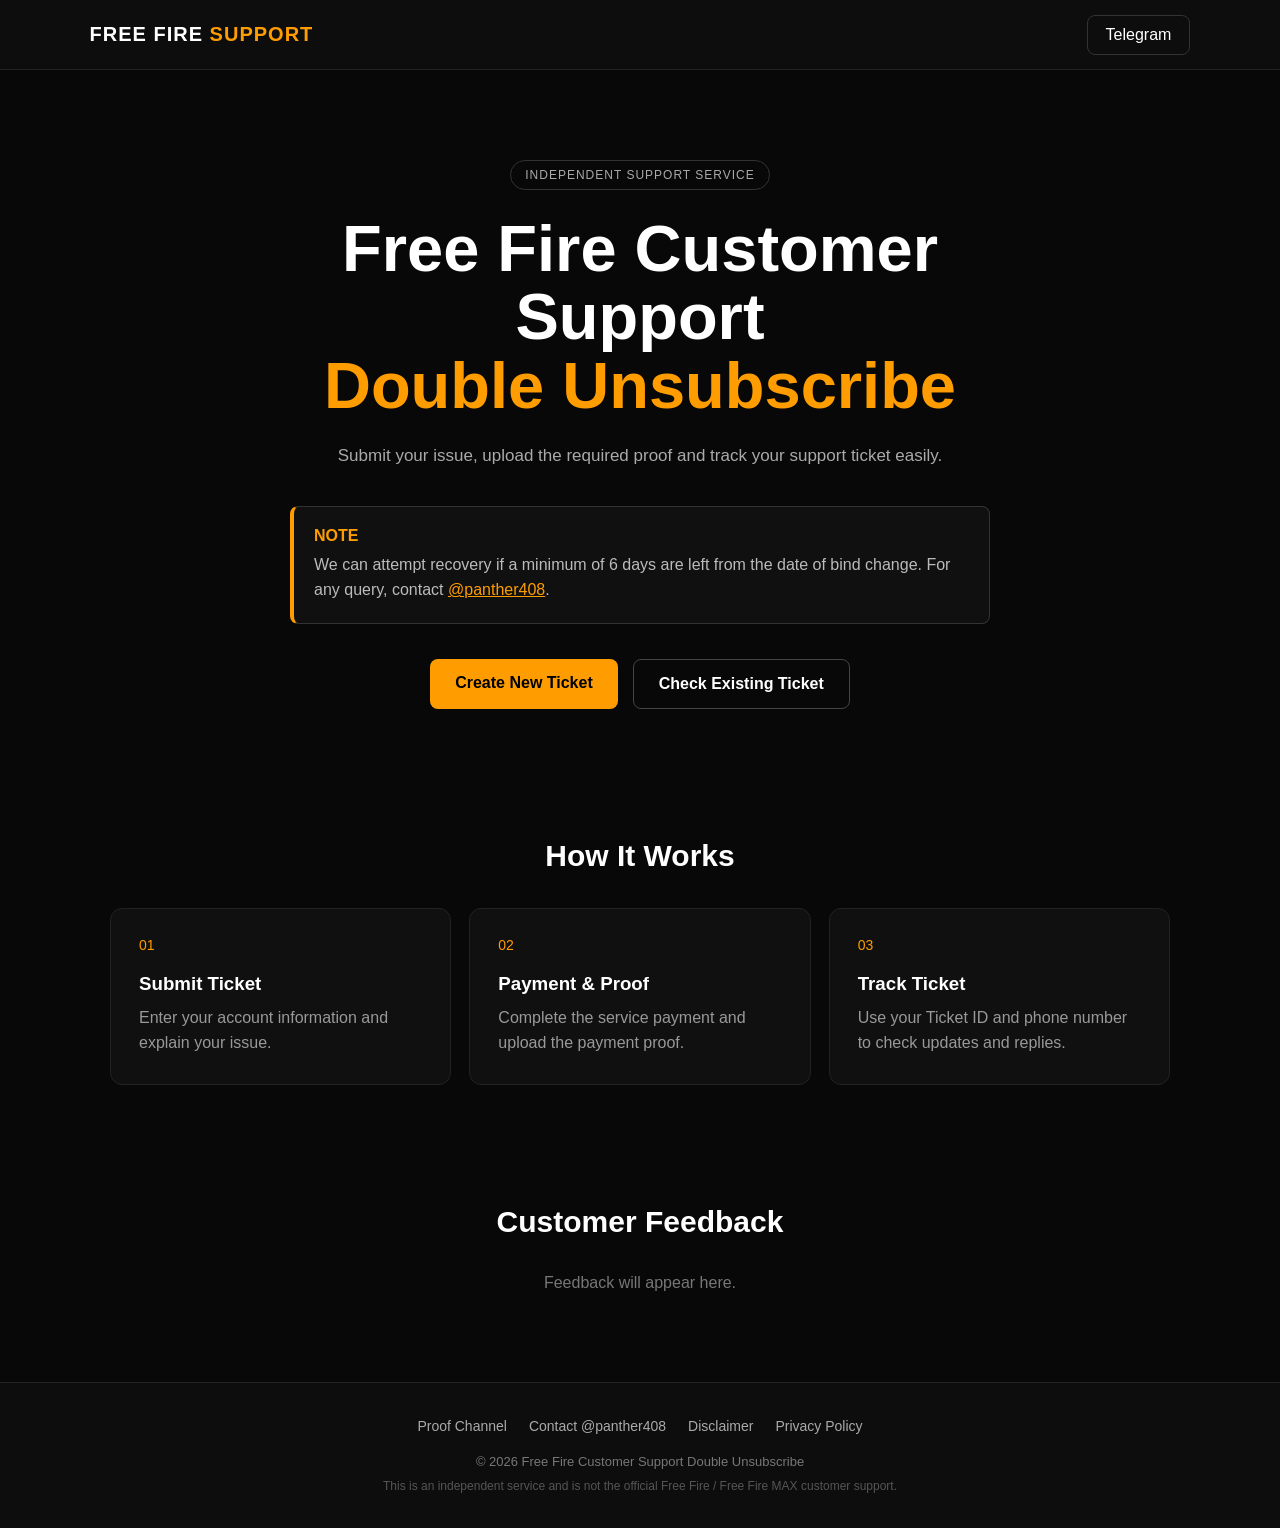
<file: index.html>
<!DOCTYPE html>
<html lang="en">
<head>
  <!-- Google tag (gtag.js) -->
<script async src="https://www.googletagmanager.com/gtag/js?id=G-XM421MN1VB"></script>
<script>
  window.dataLayer = window.dataLayer || [];
  function gtag(){dataLayer.push(arguments);}
  gtag('js', new Date());

  gtag('config', 'G-XM421MN1VB');
</script>
  <meta charset="UTF-8">
  <meta name="viewport" content="width=device-width, initial-scale=1.0">
  <title>Free Fire Customer Support</title>
  <link rel="stylesheet" href="style.css">
</head>

<body>

<header class="header">
  <div class="logo">FREE FIRE <span>SUPPORT</span></div>
  <a href="https://t.me/panther408" target="_blank" class="telegram">Telegram</a>
</header>

<main>

  <section class="hero">
    <div class="badge">INDEPENDENT SUPPORT SERVICE</div>

    <h1>Free Fire Customer Support<br><span>Double Unsubscribe</span></h1>

    <p class="subtitle">
      Submit your issue, upload the required proof and track your support ticket easily.
    </p>

    <div class="note">
      <strong>NOTE</strong>
      <p>
        We can attempt recovery if a minimum of 6 days are left from the date of
        bind change. For any query, contact
        <a href="https://t.me/panther408" target="_blank">@panther408</a>.
      </p>
    </div>

    <div class="buttons">
      <a href="ticket.html" class="btn primary">Create New Ticket</a>
      <a href="track.html" class="btn secondary">Check Existing Ticket</a>
    </div>
  </section>


  <section class="info-section">
    <h2>How It Works</h2>

    <div class="cards">
      <div class="card">
        <div class="number">01</div>
        <h3>Submit Ticket</h3>
        <p>Enter your account information and explain your issue.</p>
      </div>

      <div class="card">
        <div class="number">02</div>
        <h3>Payment & Proof</h3>
        <p>Complete the service payment and upload the payment proof.</p>
      </div>

      <div class="card">
        <div class="number">03</div>
        <h3>Track Ticket</h3>
        <p>Use your Ticket ID and phone number to check updates and replies.</p>
      </div>
    </div>
  </section>


  <section class="feedback-section">
    <h2>Customer Feedback</h2>
    <div id="feedbackList" class="feedback-list">
      <p class="loading">Loading feedback...</p>
    </div>
  </section>

</main>


<footer>

  <div class="footer-links">
    <a href="https://t.me/GarenaEmail_doubleunsub" target="_blank">
      Proof Channel
    </a>

    <a href="https://t.me/panther408" target="_blank">
      Contact @panther408
    </a>

    <button onclick="showModal('disclaimer')">Disclaimer</button>
    <button onclick="showModal('privacy')">Privacy Policy</button>
  </div>

  <p class="copyright">
    © 2026 Free Fire Customer Support Double Unsubscribe
  </p>

  <p class="disclaimer-short">
    This is an independent service and is not the official Free Fire / Free Fire MAX customer support.
  </p>

</footer>


<!-- DISCLAIMER MODAL -->
<div id="disclaimer" class="modal">
  <div class="modal-box">
    <button class="close" onclick="closeModal('disclaimer')">×</button>

    <h2>Disclaimer</h2>

    <p>
      This website is not the official Free Fire or Free Fire MAX customer
      support. It is an independent service.
    </p>

    <p>
      Replies may be delayed depending on the case and available information.
    </p>

    <p>
      Account recovery is not guaranteed, even when the stated time requirement
      is met.
    </p>

    <p>
      The service does not represent or claim to be affiliated with Garena.
    </p>
  </div>
</div>


<!-- PRIVACY MODAL -->
<div id="privacy" class="modal">
  <div class="modal-box">
    <button class="close" onclick="closeModal('privacy')">×</button>

    <h2>Privacy Policy</h2>

    <p>
      Information submitted through this website is used for handling and
      responding to support tickets.
    </p>

    <p>
      Uploaded photos and videos are stored for ticket processing and are
      scheduled for deletion after 15 days.
    </p>

    <p>
      Ticket information may remain available for maintaining ticket records
      and support history.
    </p>

    <p>
      We do not sell your submitted information or intentionally share it with
      unrelated third parties. Payment and storage providers may process
      information as required to operate the service.
    </p>
  </div>
</div>


<script>
const API_URL =
  "https://script.google.com/macros/s/AKfycbx46FxCXfS_XOCOEWoETlb9Me2Qcyau005Olwmw8DK-J6VN2IoQa2fH61X7Thba9BHc/exec";

function showModal(id) {
  document.getElementById(id).style.display = "flex";
}

function closeModal(id) {
  document.getElementById(id).style.display = "none";
}

window.onclick = function(event) {
  document.querySelectorAll(".modal").forEach(modal => {
    if (event.target === modal) {
      modal.style.display = "none";
    }
  });
};


async function loadFeedback() {
  const container = document.getElementById("feedbackList");

  try {
    const response = await fetch(API_URL + "?action=feedback");
    const data = await response.json();

    if (!data.success || !data.feedback || data.feedback.length === 0) {
      container.innerHTML =
        '<p class="no-feedback">No feedback available yet.</p>';
      return;
    }

    container.innerHTML = data.feedback.map(item => `
      <div class="feedback-card">
        <div class="stars">★★★★★</div>
        <p>${escapeHtml(item.message || "")}</p>
        <strong>${escapeHtml(item.name || "Customer")}</strong>
      </div>
    `).join("");

  } catch (error) {
    container.innerHTML =
      '<p class="no-feedback">Feedback will appear here.</p>';
  }
}


function escapeHtml(text) {
  const div = document.createElement("div");
  div.textContent = text;
  return div.innerHTML;
}

loadFeedback();
</script>

</body>
</html>
</file>
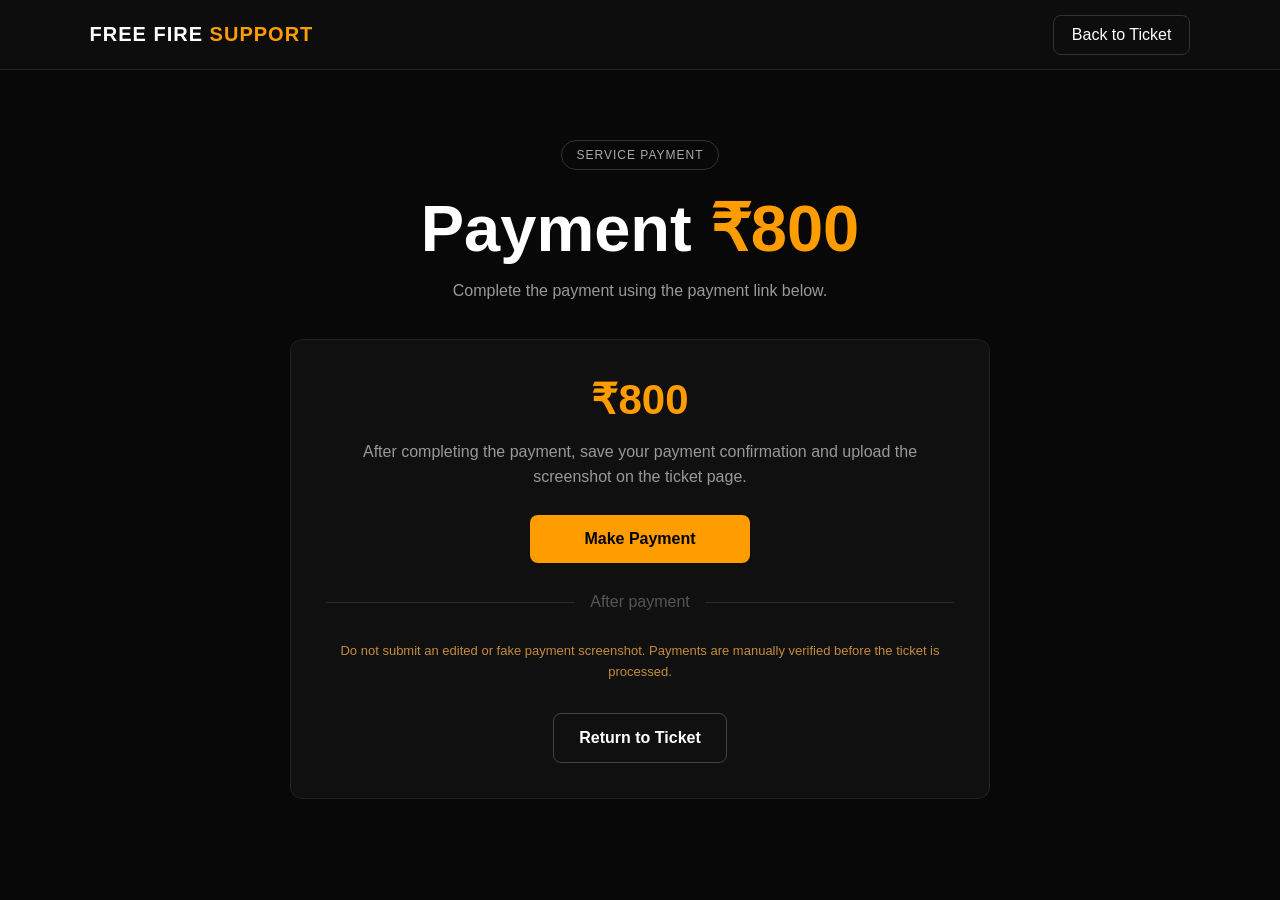
<file: payment.html>
<!DOCTYPE html>
<html lang="en">
<head>
  <meta charset="UTF-8">
  <meta name="viewport" content="width=device-width, initial-scale=1.0">
  <title>Payment - Free Fire Support</title>
  <link rel="stylesheet" href="style.css">
</head>

<body>

<header class="header">
  <div class="logo">FREE FIRE <span>SUPPORT</span></div>
  <a href="ticket.html" class="telegram">Back to Ticket</a>
</header>

<main class="form-page">

  <div class="payment-page">

    <div class="badge">SERVICE PAYMENT</div>

    <h1>Payment <span>₹800</span></h1>

    <p class="form-intro">
      Complete the payment using the payment link below.
    </p>

    <div class="payment-card">

      <h2>₹800</h2>

      <p>
        After completing the payment, save your payment confirmation and
        upload the screenshot on the ticket page.
      </p>

      <a
        href="https://rzp.io/rzp/wES87Yv"
        target="_blank"
        class="btn primary payment-btn"
      >
        Make Payment
      </a>

      <div class="payment-divider">
        <span>After payment</span>
      </div>

      <p class="payment-warning">
        Do not submit an edited or fake payment screenshot.
        Payments are manually verified before the ticket is processed.
      </p>

      <a href="ticket.html" class="btn secondary">
        Return to Ticket
      </a>

    </div>

  </div>

</main>

</body>
</html>
</file>
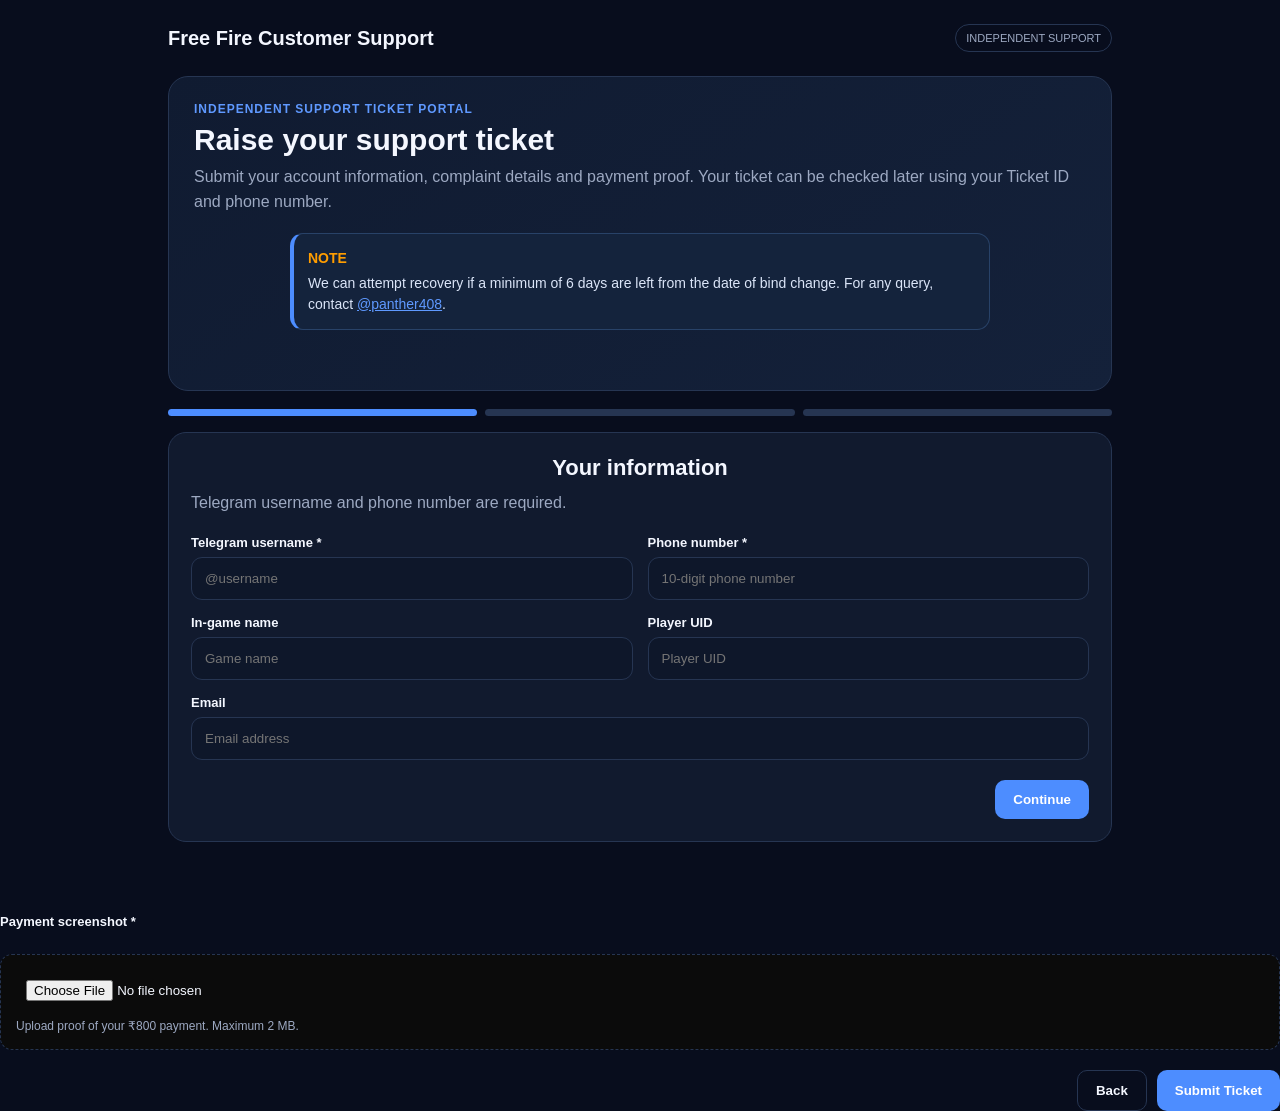
<file: ticket.html>
<!DOCTYPE html>
<html lang="en">
<head>
  <!-- Google tag (gtag.js) -->
<script async src="https://www.googletagmanager.com/gtag/js?id=G-XM421MN1VB"></script>
<script>
  window.dataLayer = window.dataLayer || [];
  function gtag(){dataLayer.push(arguments);}
  gtag('js', new Date());

  gtag('config', 'G-XM421MN1VB');
</script>
<meta charset="UTF-8">
<meta name="viewport" content="width=device-width,initial-scale=1.0">
<title>Create Support Ticket - Free Fire Support</title>

<link rel="stylesheet" href="style.css">

<style>
:root{
  --bg:#080d1d;
  --card:#111a2e;
  --card2:#16213a;
  --text:#f4f7ff;
  --muted:#9da9c2;
  --line:#263552;
  --accent:#4d8dff;
  --soft:#15233e;
  --good:#20c878;
}

body{
  background:var(--bg);
  color:var(--text);
}

.ticket-page{
  max-width:980px;
  margin:auto;
  padding:24px 18px 50px;
}

.ticket-top{
  display:flex;
  justify-content:space-between;
  align-items:center;
  margin-bottom:24px;
}

.ticket-brand{
  font-size:20px;
  font-weight:800;
}

.ticket-badge{
  font-size:11px;
  padding:7px 10px;
  border:1px solid var(--line);
  border-radius:999px;
  color:var(--muted);
}

.intro{
  background:linear-gradient(145deg,#101b31,#14213a);
  border:1px solid var(--line);
  border-radius:20px;
  padding:25px;
  margin-bottom:18px;
}

.intro-label{
  color:#5f99ff;
  font-size:12px;
  font-weight:800;
  letter-spacing:1px;
}

.intro h1{
  margin:8px 0;
  font-size:30px;
}

.intro p{
  color:var(--muted);
  line-height:1.6;
  margin:0;
}

.note{
  margin-top:18px;
  padding:14px;
  background:#14233c;
  border:1px solid #284268;
  border-left:4px solid var(--accent);
  border-radius:13px;
  color:#dbe5f8;
  font-size:14px;
  line-height:1.5;
}

.note strong{
  display:block;
  margin-bottom:4px;
}

.note a{
  color:#5f99ff;
}

.steps{
  display:flex;
  gap:8px;
  margin:16px 0;
}

.step{
  height:7px;
  flex:1;
  background:#263552;
  border-radius:99px;
}

.step.active{
  background:var(--accent);
}

.slide{
  background:var(--card);
  border:1px solid var(--line);
  border-radius:18px;
  padding:22px;
}

.slide.hidden{
  display:none;
}

.slide h2{
  margin:0 0 10px;
  font-size:22px;
}

.slide-intro{
  color:var(--muted);
  line-height:1.5;
  margin-bottom:20px;
}

.grid{
  display:grid;
  grid-template-columns:1fr 1fr;
  gap:15px;
}

.full{
  grid-column:1/-1;
}

label{
  display:block;
  font-size:13px;
  font-weight:700;
  margin-bottom:7px;
}

input,
textarea,
select{
  width:100%;
  box-sizing:border-box;
  padding:13px;
  border:1px solid var(--line);
  border-radius:11px;
  background:#0e172a;
  color:var(--text);
  outline:none;
}

input:focus,
textarea:focus,
select:focus{
  border-color:var(--accent);
}

textarea{
  min-height:150px;
  resize:vertical;
}

.upload-box{
  border:1.5px dashed var(--line);
  border-radius:12px;
  padding:15px;
}

.upload-box input{
  border:0;
  padding:0;
  background:transparent;
}

.upload-title{
  font-weight:700;
  margin-bottom:5px;
}

.limits{
  color:var(--muted);
  font-size:12px;
  margin-top:7px;
  line-height:1.4;
}

.notice{
  background:var(--soft);
  border-radius:12px;
  padding:14px;
  margin:17px 0;
  color:#d9e3f5;
  font-size:13px;
  line-height:1.5;
}

.payment-box{
  background:#101a2e;
  border:1px solid var(--line);
  border-radius:15px;
  padding:18px;
}

.payment-layout{
  display:grid;
  grid-template-columns:220px 1fr;
  gap:25px;
  align-items:center;
}

.qr-wrap{
  width:210px;
  height:210px;
  margin:auto;
  background:white;
  border-radius:10px;
  display:flex;
  align-items:center;
  justify-content:center;
  overflow:hidden;
}

.qr-wrap img{
  width:100%;
  height:100%;
  object-fit:contain;
}

.qr-placeholder{
  color:#111;
  text-align:center;
  font-weight:800;
  font-size:15px;
  padding:20px;
}

.amount{
  font-size:30px;
  font-weight:800;
  margin:5px 0 8px;
}

.upi{
  font-family:monospace;
  background:#0c1424;
  border:1px solid var(--line);
  border-radius:10px;
  padding:13px;
  margin:13px 0;
}

.actions{
  display:flex;
  justify-content:flex-end;
  gap:10px;
  margin-top:20px;
}

.btnx{
  border:0;
  border-radius:10px;
  padding:12px 18px;
  font-weight:800;
  cursor:pointer;
}

.btn-primary{
  background:var(--accent);
  color:white;
}

.btn-secondary{
  background:transparent;
  border:1px solid var(--line);
  color:var(--text);
}

.btnx:disabled{
  opacity:.45;
  cursor:not-allowed;
}

.message{
  margin-top:15px;
  padding:12px;
  border-radius:10px;
  display:none;
  font-size:13px;
}

.message.show{
  display:block;
}

.message.error{
  background:#3a1820;
  color:#ffb7c1;
}

.message.success{
  background:#123725;
  color:#9af0c5;
}

.submitted{
  text-align:left;
}

.ticket-card{
  margin-top:18px;
  border:1px solid var(--line);
  border-radius:13px;
  padding:15px;
  background:#0f182b;
}

.ticket-id{
  font-size:20px;
  font-weight:800;
}

.status-pill{
  display:inline-block;
  margin-top:7px;
  padding:6px 10px;
  border-radius:99px;
  background:var(--soft);
  color:#9fc0ff;
  font-size:12px;
}

.chat{
  margin-top:18px;
  display:flex;
  flex-direction:column;
  gap:10px;
}

.chat-message{
  max-width:85%;
  padding:11px 13px;
  border-radius:12px;
  background:#0e1728;
  border:1px solid var(--line);
  font-size:13px;
  line-height:1.5;
}

.chat-message.support{
  align-self:flex-start;
}

.chat-message.user{
  align-self:flex-end;
  background:#162744;
}

.chat-label{
  font-size:10px;
  color:var(--muted);
  margin-bottom:4px;
}

.reply-box{
  margin-top:18px;
}

.reply-box textarea{
  min-height:100px;
}

@media(max-width:700px){
  .grid{
    grid-template-columns:1fr;
  }

  .full{
    grid-column:auto;
  }

  .payment-layout{
    grid-template-columns:1fr;
  }

  .qr-wrap{
    margin:auto;
  }

  .ticket-page{
    padding:18px 12px 40px;
  }

  .intro h1{
    font-size:27px;
  }

  .slide{
    padding:18px;
  }
}
</style>
</head>

<body>

<div class="ticket-page">

  <div class="ticket-top">
    <div class="ticket-brand">Free Fire Customer Support</div>
    <div class="ticket-badge">INDEPENDENT SUPPORT</div>
  </div>

  <section class="intro">

    <div class="intro-label">
      INDEPENDENT SUPPORT TICKET PORTAL
    </div>

    <h1>Raise your support ticket</h1>

    <p>
      Submit your account information, complaint details and payment proof.
      Your ticket can be checked later using your Ticket ID and phone number.
    </p>

    <div class="note">
      <strong>NOTE</strong>
      We can attempt recovery if a minimum of 6 days are left from the
      date of bind change. For any query, contact
      <a href="https://t.me/panther408" target="_blank">@panther408</a>.
    </div>

  </section>


  <div class="steps">
    <div class="step active" id="step1"></div>
    <div class="step" id="step2"></div>
    <div class="step" id="step3"></div>
  </div>


  <!-- =========================
       SLIDE 1
  ========================== -->

  <section class="slide" id="slide1">

    <h2>Your information</h2>

    <p class="slide-intro">
      Telegram username and phone number are required.
    </p>

    <div class="grid">

      <div>
        <label>Telegram username *</label>
        <input
          type="text"
          id="telegram"
          placeholder="@username"
        >
      </div>

      <div>
        <label>Phone number *</label>
        <input
          type="tel"
          id="phone"
          placeholder="10-digit phone number"
        >
      </div>

      <div>
        <label>In-game name</label>
        <input
          type="text"
          id="gameName"
          placeholder="Game name"
        >
      </div>

      <div>
        <label>Player UID</label>
        <input
          type="text"
          id="uid"
          placeholder="Player UID"
        >
      </div>

      <div class="full">
        <label>Email</label>
        <input
          type="email"
          id="email"
          placeholder="Email address"
        >
      </div>

    </div>

    <div id="message1" class="message"></div>

    <div class="actions">
      <button
        type="button"
        class="btnx btn-primary"
        onclick="nextSlide(2)"
      >
        Continue
      </button>
    </div>

  </section>


  <!-- =========================
       SLIDE 2
  ========================== -->

  <section class="slide hidden" id="slide2">

    <h2>Raise a ticket</h2>

    <p class="slide-intro">
      Give as much relevant information as possible.
    </p>

    <div class="grid">

      <div>
        <label>Complaint category *</label>

        <select id="category">
          <option value="">Select category</option>
          <option value="Double Unsubscribe">Double Unsubscribe</option>
          <option value="Account Recovery">Account Recovery</option>
          <option value="Bind / Email Issue">Bind / Email Issue</option>
          <option value="OTP Issue">OTP Issue</option>
          <option value="Other">Other</option>
        </select>
      </div>

      <div>
        <label>Subject *</label>

        <input
          type="text"
          id="subject"
          placeholder="Short description"
        >
      </div>

      <div class="full">
        <label>Complaint details *</label>

        <textarea
          id="complaint"
          placeholder="Explain your issue in detail..."
        ></textarea>
      </div>

      <div>

        <label>Photos</label>

        <div class="upload-box">

          <div class="upload-title">
            Complaint photos
          </div>

          <input
            type="file"
            id="photos"
            accept="image/jpeg,image/png,image/webp"
            multiple
          >

          <div class="limits">
            Maximum 2 MB per photo.
          </div>

        </div>

      </div>

      <div>

        <label>Video</label>

        <div class="upload-box">

          <div class="upload-title">
            Complaint video
          </div>

          <input
            type="file"
            id="videos"
            accept="video/mp4,video/x-matroska,.mkv"
            multiple
          >

          <div class="limits">
            Maximum 25 MB per video · MP4 / MKV.
          </div>

        </div>

      </div>

    </div>

    <div class="notice">
      Before submitting, a payment must be made and the payment screenshot
      uploaded. Payment will be checked manually.
    </div>

    <div id="message2" class="message"></div>

    <div class="actions">

      <button
        type="button"
        class="btnx btn-secondary"
        onclick="previousSlide(1)"
      >
        Back
      </button>

      <button
        type="button"
        class="btnx btn-primary"
        onclick="nextSlide(3)"
      >
        Continue to payment
      </button>

    </div>

  </section>


  <!-- =========================
       SLIDE 3
  ========================== -->

  <section class="slide hidden" id="slide3">

    <h2>Payment</h2>

    <p class="slide-intro">
      Make the required payment using your UPI app, then upload the
      payment screenshot.
    </p>

    <div class="payment-box">

      <div class="payment-layout">

        <div class="qr-wrap">

          <!--
            LATER:
            Upload your QR image as:
            assets/payment-qr.png

            The image will automatically appear here.
          -->

          <img
            id="paymentQr"
            src="assets/payment-qr.png"
            alt="Payment QR"
            onerror="this.style.display='none';document.getElementById('qrPlaceholder').style.display='block';"
          >

          <div
            id="qrPlaceholder"
            class="qr-placeholder"
            style="display:none;"
          >
            YOUR QR CODE<br>
            WILL APPEAR HERE
          </div>

        </div>


        

          <div class="limits">
            Use the QR code above or the UPI ID below.
          </div>

          <div class="upi">
            amin2727745.rzp@rxairtel
          </div>

         <a
  href="https://rzp.io/rzp/wES87Yv"
  target="_blank"
  rel="noopener"
  class="btnx btn-primary"
  style="display:inline-block;text-decoration:none;text-align:center;"
>
  Make Payment
</a>

        </div>

      </div>

    </div>


    <div style="margin-top:22px;">

      <label>Payment screenshot *</label>

      <div class="upload-box">

        <input
          type="file"
          id="paymentScreenshot"
          accept="image/jpeg,image/png,image/webp"
        >

        <div class="limits">
          Upload proof of your ₹800 payment. Maximum 2 MB.
        </div>

      </div>

    </div>


    <div id="message3" class="message"></div>

    <div class="actions">

      <button
        type="button"
        class="btnx btn-secondary"
        onclick="previousSlide(2)"
      >
        Back
      </button>

      <button
        type="button"
        id="submitBtn"
        class="btnx btn-primary"
        onclick="submitTicket()"
      >
        Submit Ticket
      </button>

    </div>

  </section>


  <!-- =========================
       SUBMITTED
  ========================== -->

  <section
    class="slide hidden submitted"
    id="slide4"
  >

    <h2>Ticket submitted</h2>

    <p class="slide-intro">
      Your ticket has been created and is awaiting manual payment
      verification.
    </p>

    <div class="ticket-card">

      <div class="ticket-id" id="finalTicketId">
        #FF-00000
      </div>

      <div class="status-pill" id="finalStatus">
        Payment verification pending
      </div>

    </div>


    <div class="notice">
      Save your Ticket ID and phone number. You can use them later
      to check your ticket status.
    </div>


    <h2 style="margin-top:25px;">
      Conversation
    </h2>


    <div class="chat" id="conversation">

      <div class="chat-message support">

        <div class="chat-label">
          Support
        </div>

        Your ticket has been received. Payment verification is pending.
        Our support team will review your complaint and evidence.

      </div>

    </div>


   <div class="reply-box">
  <textarea
    id="userReplyMessage"
    rows="2"
    placeholder="Write a message to support..."
  ></textarea>

  <div class="reply-actions">
    <button
      type="button"
      class="btn primary reply-btn"
      onclick="sendUserReply()"
    >
      Send Reply
    </button>
  </div>
</div>

<div id="message4"></div>

    <div id="message4" class="message"></div>


    <div class="actions">

      <a
        href="track.html"
        class="btnx btn-secondary"
        style="text-decoration:none;"
      >
        Check Ticket
      </a>

    </div>

  </section>

</div>


<script src="script.js"></script>

</body>
</html>
</file>
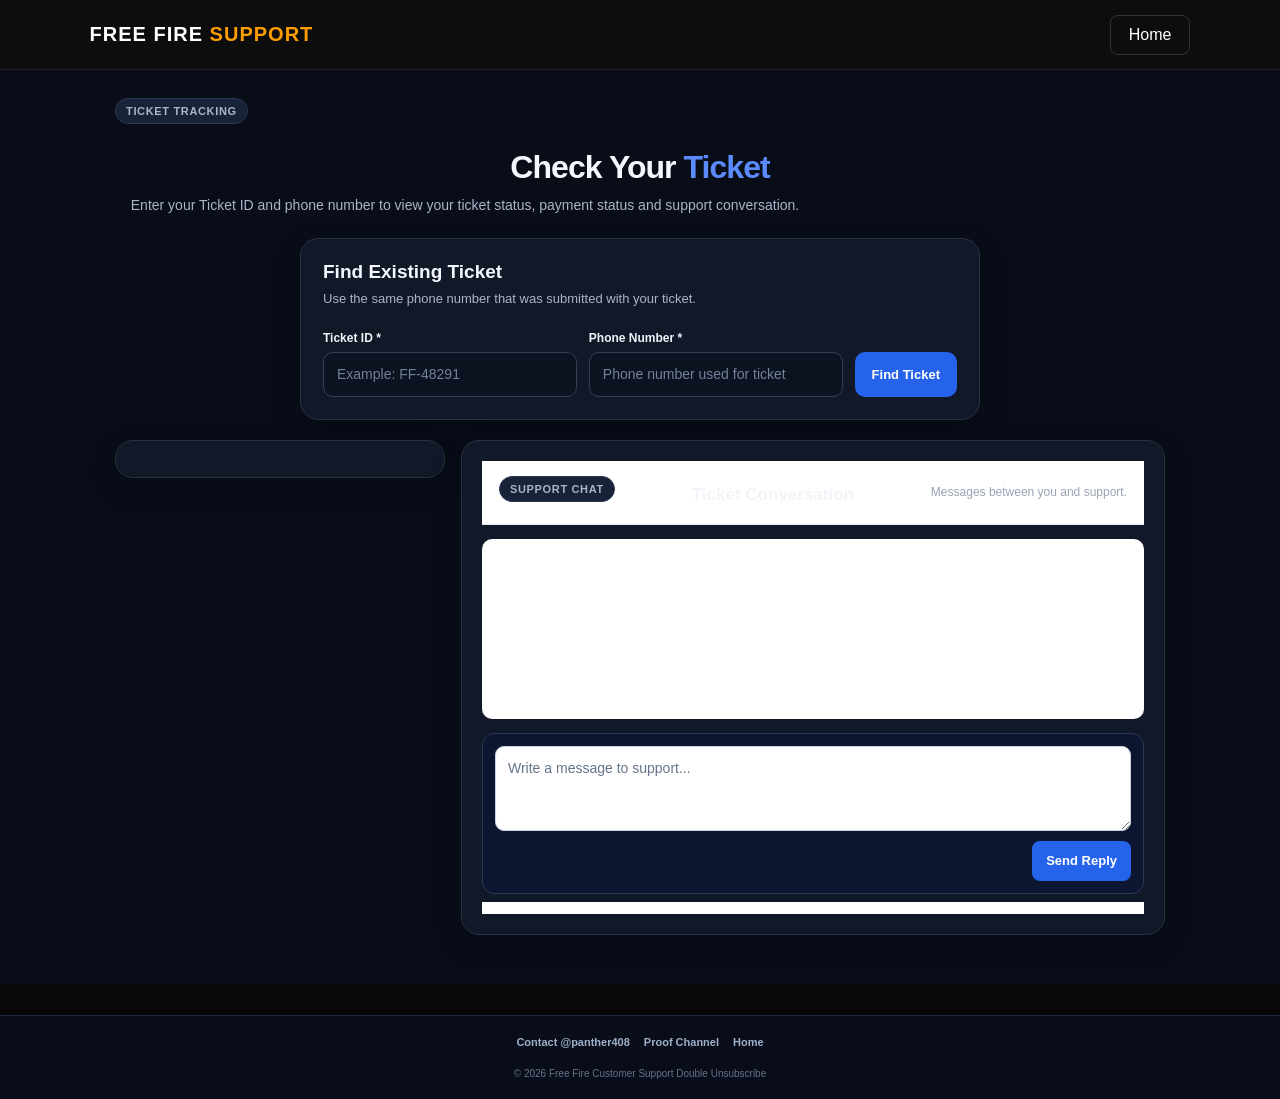
<file: track.html>
<!DOCTYPE html>
<html lang="en">
<head>
  <meta charset="UTF-8">
  <meta name="viewport" content="width=device-width, initial-scale=1.0">

  <title>Track Ticket - Free Fire Support</title>

  <!-- Keep your existing global CSS if other pages use it -->
  <link rel="stylesheet" href="style.css">

  <!-- Track page design -->
  <link rel="stylesheet" href="track.css">
</head>

<body>

<header class="header">
  <div class="logo">
    FREE FIRE <span>SUPPORT</span>
  </div>

  <a href="index.html" class="telegram">
    Home
  </a>
</header>


<main class="track-page">

  <div class="track-container">

    <!-- PAGE INTRO -->
    <div class="badge">
      TICKET TRACKING
    </div>

    <h1>
      Check Your <span>Ticket</span>
    </h1>

    <p class="track-intro">
      Enter your Ticket ID and phone number to view your ticket
      status, payment status and support conversation.
    </p>


    <!-- SEARCH -->
    <section class="track-search-card">

      <h2>
        Find Existing Ticket
      </h2>

      <p class="track-muted">
        Use the same phone number that was submitted with your ticket.
      </p>

      <form id="trackForm">

        <div>
          <label for="trackTicketId">
            Ticket ID *
          </label>

          <input
            type="text"
            id="trackTicketId"
            placeholder="Example: FF-48291"
            autocomplete="off"
            required
          >
        </div>


        <div>
          <label for="trackPhone">
            Phone Number *
          </label>

          <input
            type="tel"
            id="trackPhone"
            placeholder="Phone number used for ticket"
            autocomplete="tel"
            required
          >
        </div>


        <button
          type="submit"
          class="btn primary submit-btn"
        >
          Find Ticket
        </button>

      </form>

    </section>


    <!-- JAVASCRIPT WILL INSERT THE TICKET RESULT HERE -->
   <div id="trackDetails" class="track-layout" style="display:none;">

  <section id="ticketResult" class="track-info-card">
    <!-- JS will insert ticket information here -->
  </section>

  <section id="conversationBox" class="conversation-box">

    <div class="conversation-header">
      <div class="badge">SUPPORT CHAT</div>
      <h2>Ticket Conversation</h2>
      <p>Messages between you and support.</p>
    </div>

    <div id="conversation" class="conversation"></div>

    <div class="reply-box">
      <textarea
        id="userReplyMessage"
        rows="3"
        placeholder="Write a message to support..."
      ></textarea>

      <button
        type="button"
        class="reply-btn"
        onclick="sendUserReply()"
      >
        Send Reply
      </button>
    </div>

    <div id="message4"></div>

  </section>

</div>
    
</main>


<footer>

  <div class="footer-links">

    <a
      href="https://t.me/panther408"
      target="_blank"
      rel="noopener"
    >
      Contact @panther408
    </a>

    <a
      href="https://t.me/GarenaEmail_doubleunsub"
      target="_blank"
      rel="noopener"
    >
      Proof Channel
    </a>

    <a href="index.html">
      Home
    </a>

  </div>

  <p class="copyright">
    © 2026 Free Fire Customer Support Double Unsubscribe
  </p>

</footer>


<script src="script.js"></script>

</body>
</html>
</file>
<file: style.css>
/* =========================================================
   FREE FIRE SUPPORT WEBSITE
   CLEAN MASTER STYLE.CSS
========================================================= */

* {
  box-sizing: border-box;
  margin: 0;
  padding: 0;
}

html {
  background: #080808;
}

body {
  font-family: Arial, Helvetica, sans-serif;
  background: #080808;
  color: #ffffff;
  min-height: 100vh;
}

/* =========================================================
   HEADER
========================================================= */

.header {
  height: 70px;
  display: flex;
  justify-content: space-between;
  align-items: center;
  padding: 0 7%;
  border-bottom: 1px solid #222;
  background: #0d0d0d;
}

.logo {
  font-size: 20px;
  font-weight: 800;
  letter-spacing: 1px;
}

.logo span {
  color: #ff9d00;
}

.telegram {
  color: #fff;
  text-decoration: none;
  padding: 10px 18px;
  border: 1px solid #333;
  border-radius: 8px;
}

.telegram:hover {
  border-color: #ff9d00;
  color: #ff9d00;
}

/* =========================================================
   HOME PAGE
========================================================= */

.hero {
  text-align: center;
  padding: 90px 20px 70px;
  max-width: 900px;
  margin: auto;
}

.badge {
  display: inline-block;
  padding: 7px 14px;
  border: 1px solid #333;
  border-radius: 30px;
  color: #aaa;
  font-size: 12px;
  letter-spacing: 1px;
  margin-bottom: 25px;
}

h1 {
  font-size: clamp(35px, 6vw, 65px);
  line-height: 1.05;
  margin-bottom: 22px;
}

h1 span {
  color: #ff9d00;
}

.subtitle {
  color: #aaa;
  max-width: 650px;
  margin: auto;
  line-height: 1.7;
  font-size: 17px;
}

.note {
  margin: 35px auto;
  padding: 20px;
  max-width: 700px;
  border: 1px solid #333;
  border-left: 4px solid #ff9d00;
  background: #101010;
  text-align: left;
  border-radius: 8px;
}

.note strong {
  color: #ff9d00;
}

.note p {
  color: #bbb;
  line-height: 1.6;
  margin-top: 7px;
}

a {
  color: #ff9d00;
}

.buttons {
  display: flex;
  justify-content: center;
  gap: 15px;
  flex-wrap: wrap;
}

.btn {
  text-decoration: none;
  padding: 15px 25px;
  border-radius: 8px;
  font-weight: bold;
  transition: 0.2s;
}

.primary {
  background: #ff9d00;
  color: #000;
}

.primary:hover {
  transform: translateY(-2px);
}

.secondary {
  border: 1px solid #444;
  color: #fff;
}

.secondary:hover {
  border-color: #ff9d00;
  color: #ff9d00;
}

/* =========================================================
   INFO / FEEDBACK
========================================================= */

.info-section,
.feedback-section {
  max-width: 1100px;
  margin: auto;
  padding: 60px 20px;
}

h2 {
  text-align: center;
  font-size: 30px;
  margin-bottom: 35px;
}

.cards {
  display: grid;
  grid-template-columns: repeat(3, 1fr);
  gap: 18px;
}

.card {
  background: #101010;
  border: 1px solid #222;
  padding: 28px;
  border-radius: 12px;
}

.number {
  color: #ff9d00;
  font-size: 14px;
  margin-bottom: 20px;
}

.card h3 {
  margin-bottom: 10px;
}

.card p {
  color: #999;
  line-height: 1.6;
}

.feedback-list {
  display: grid;
  grid-template-columns: repeat(3, 1fr);
  gap: 18px;
}

.feedback-card {
  background: #101010;
  border: 1px solid #222;
  border-radius: 12px;
  padding: 22px;
}

.stars {
  color: #ff9d00;
  margin-bottom: 12px;
}

.feedback-card p {
  color: #bbb;
  line-height: 1.6;
  margin-bottom: 15px;
}

.feedback-card strong {
  font-size: 14px;
}

.loading,
.no-feedback {
  text-align: center;
  color: #777;
  grid-column: 1 / -1;
}

/* =========================================================
   FOOTER
========================================================= */

footer {
  border-top: 1px solid #222;
  background: #0d0d0d;
  text-align: center;
  padding: 35px 20px;
  margin-top: 30px;
}

.footer-links {
  display: flex;
  justify-content: center;
  gap: 22px;
  flex-wrap: wrap;
  margin-bottom: 20px;
}

.footer-links a,
.footer-links button {
  background: none;
  border: none;
  color: #aaa;
  text-decoration: none;
  cursor: pointer;
  font-size: 14px;
}

.footer-links a:hover,
.footer-links button:hover {
  color: #ff9d00;
}

.copyright {
  color: #777;
  font-size: 13px;
  margin-bottom: 10px;
}

.disclaimer-short {
  color: #555;
  font-size: 12px;
}

/* =========================================================
   MODAL
========================================================= */

.modal {
  display: none;
  position: fixed;
  inset: 0;
  background: rgba(0, 0, 0, 0.8);
  justify-content: center;
  align-items: center;
  padding: 20px;
  z-index: 1000;
}

.modal-box {
  background: #111;
  border: 1px solid #333;
  border-radius: 12px;
  max-width: 600px;
  width: 100%;
  padding: 30px;
  position: relative;
}

.modal-box h2 {
  text-align: left;
  color: #ff9d00;
  margin-bottom: 20px;
}

.modal-box p {
  color: #aaa;
  line-height: 1.7;
  margin-bottom: 15px;
}

.close {
  position: absolute;
  right: 15px;
  top: 10px;
  background: none;
  border: none;
  color: #aaa;
  font-size: 30px;
  cursor: pointer;
}

/* =========================================================
   FORM PAGES
========================================================= */

.form-page {
  min-height: calc(100vh - 70px);
  padding: 70px 20px;
}

.form-container,
.payment-page {
  max-width: 700px;
  margin: auto;
}

.form-container h1,
.payment-page h1 {
  text-align: center;
  margin-bottom: 15px;
}

.form-intro {
  color: #999;
  text-align: center;
  line-height: 1.6;
  margin-bottom: 35px;
}

form {
  background: #101010;
  border: 1px solid #222;
  border-radius: 12px;
  padding: 30px;
}

form label {
  display: block;
  margin: 20px 0 8px;
  font-weight: bold;
  font-size: 14px;
}

form label:first-child {
  margin-top: 0;
}

form input,
form select,
form textarea {
  width: 100%;
  padding: 14px;
  background: #080808;
  color: #fff;
  border: 1px solid #333;
  border-radius: 7px;
  outline: none;
  font-size: 14px;
}

form input:focus,
form select:focus,
form textarea:focus {
  border-color: #ff9d00;
}

form textarea {
  resize: vertical;
}

.upload-box {
  margin-top: 25px;
  padding: 20px;
  background: #0b0b0b;
  border: 1px solid #292929;
  border-radius: 10px;
}

.upload-box h3 {
  margin-bottom: 8px;
}

.upload-box p {
  color: #888;
  font-size: 13px;
  margin-bottom: 15px;
  line-height: 1.5;
}

.upload-box input[type="file"] {
  padding: 10px;
}

.payment-notice {
  margin-top: 25px;
  padding: 20px;
  background: #15110a;
  border: 1px solid #5a3d00;
  border-radius: 10px;
}

.payment-notice h3 {
  color: #ff9d00;
  margin-bottom: 8px;
}

.payment-notice p {
  color: #aaa;
  line-height: 1.5;
  margin-bottom: 15px;
}

.submit-btn {
  width: 100%;
  margin-top: 25px;
  border: none;
  cursor: pointer;
}

.submit-btn:disabled {
  opacity: 0.5;
  cursor: not-allowed;
}

.form-message {
  margin-top: 20px;
  padding: 15px;
  border-radius: 8px;
  white-space: pre-line;
  line-height: 1.5;
}

.form-message.success {
  background: #0d1a0d;
  border: 1px solid #254d25;
  color: #9ddd9d;
}

.form-message.error {
  background: #1a0d0d;
  border: 1px solid #5a2525;
  color: #ff9b9b;
}

.form-message.info {
  background: #10151a;
  border: 1px solid #263b4d;
  color: #aaa;
}

/* =========================================================
   PAYMENT PAGE
========================================================= */

.payment-page {
  text-align: center;
}

.payment-card {
  margin-top: 30px;
  padding: 35px;
  background: #101010;
  border: 1px solid #222;
  border-radius: 12px;
}

.payment-card h2 {
  color: #ff9d00;
  font-size: 42px;
  margin-bottom: 15px;
}

.payment-card p {
  color: #999;
  line-height: 1.6;
  margin-bottom: 25px;
}

.payment-btn {
  display: inline-block;
  min-width: 220px;
}

.payment-divider {
  display: flex;
  align-items: center;
  gap: 15px;
  margin: 30px 0;
  color: #555;
}

.payment-divider::before,
.payment-divider::after {
  content: "";
  height: 1px;
  background: #292929;
  flex: 1;
}

.payment-warning {
  color: #c58b3b !important;
  font-size: 13px;
}

.payment-card .secondary {
  display: inline-block;
  margin-top: 5px;
}

/* =========================================================
   FINAL TRACK EXISTING TICKET UI
   Midnight / Navy Prototype
========================================================= */

.track-page {
  min-height: calc(100vh - 70px);
  padding: 55px 20px 75px;
  background: #080d18 !important;
  color: #f1f5f9;
}

.track-container {
  width: 100%;
  max-width: 1050px;
  margin: 0 auto;
}

/* Heading */

.track-container > .badge {
  display: block;
  width: fit-content;
  margin: 0 auto 16px;
}

.track-container > h1 {
  text-align: center;
  color: #f1f5f9;
  margin-bottom: 12px;
}

.track-container > h1 span {
  color: #5b8cff;
}

.track-intro {
  max-width: 650px;
  margin: 0 auto 30px;
  text-align: center;
  color: #98a2b3;
  line-height: 1.6;
}

/* =========================================================
   SEARCH CARD
========================================================= */

.track-search-card {
  max-width: 680px;
  margin: 0 auto 22px;

  background: #111827 !important;
  border: 1px solid #293241 !important;
  border-radius: 18px;

  padding: 24px;
}

.track-search-card h2 {
  text-align: left;
  color: #f1f5f9;
  margin-bottom: 7px;
}

.track-muted {
  color: #98a2b3;
  line-height: 1.5;
  margin-bottom: 20px;
}

.track-search-card form {
  background: transparent !important;
  border: 0 !important;
  padding: 0 !important;
}

.track-search-card form label {
  display: block;
  color: #f1f5f9;
  margin: 16px 0 7px;
}

.track-search-card form label:first-child {
  margin-top: 0;
}

.track-search-card form input {
  background: #0b1220 !important;
  color: #f1f5f9 !important;
  border: 1px solid #334155 !important;
  border-radius: 10px;
}

.track-search-card form input:focus {
  border-color: #5b8cff !important;
  box-shadow: 0 0 0 3px rgba(91,140,255,.12);
}

/* =========================================================
   TWO COLUMN AREA
========================================================= */

.track-layout {
  display: grid !important;
  grid-template-columns: 330px minmax(0, 1fr) !important;
  gap: 18px;

  width: 100%;
  margin-top: 20px;

  align-items: start;
}

/* =========================================================
   TICKET INFORMATION
========================================================= */

.track-info-card {
  min-width: 0;

  background: #111827 !important;
  border: 1px solid #293241 !important;
  border-radius: 16px;

  padding: 20px;
}

.track-info-card h2 {
  text-align: left;
  color: #f1f5f9;
  margin-bottom: 15px;
}

.ticket-result {
  background: transparent !important;
  border: 0 !important;
  padding: 0 !important;
  margin: 0 !important;
}

.ticket-result h2 {
  color: #5b8cff !important;
}

.ticket-result p {
  color: #aab5ca !important;
  padding: 9px 0;
  border-bottom: 1px solid #293241;
  line-height: 1.5;
}

.ticket-result p:last-of-type {
  border-bottom: 0;
}

.ticket-result strong {
  color: #f1f5f9 !important;
}

/* Complaint */

.ticket-complaint {
  margin-top: 16px;
  padding-top: 16px;

  border-top: 1px solid #293241;
}

.ticket-complaint > strong {
  display: block;
  color: #f1f5f9;
  margin-bottom: 8px;
}

.complaint-text {
  width: 100%;
  margin-top: 8px;
  padding: 13px;

  background: #ffffff !important;
  color: #111827 !important;

  border: 1px solid #d1d5db !important;
  border-radius: 9px;

  line-height: 1.55;

  white-space: pre-wrap !important;
  overflow-wrap: anywhere !important;
  word-break: break-word !important;

  box-sizing: border-box;
}

/* =========================================================
   CONVERSATION CARD
========================================================= */

.conversation-box {
  min-width: 0;

  background: #111827 !important;
  border: 1px solid #293241 !important;
  border-radius: 16px;

  padding: 20px;
}

.conversation-header {
  padding-bottom: 14px;
  margin-bottom: 14px;

  border-bottom: 1px solid #293241;
}

.conversation-header .badge {
  margin-bottom: 7px;
}

.conversation-header h2 {
  text-align: left;
  color: #f1f5f9 !important;
  margin: 0 0 4px;
}

.conversation-header p {
  color: #98a2b3;
  font-size: 12px;
  margin: 0;
}

/* =========================================================
   CHAT AREA
========================================================= */

.conversation {
  width: 100%;
  min-width: 0;

  display: flex !important;
  flex-direction: column !important;
  align-items: stretch;

  gap: 8px;

  max-height: 390px;
  overflow-y: auto;
  overflow-x: hidden;

  padding: 4px 2px 8px;

  box-sizing: border-box;
}

/* =========================================================
   CHAT BUBBLES
========================================================= */

.conversation .chat-message {
  display: block !important;

  flex: 0 0 auto !important;

  width: fit-content !important;
  max-width: 72% !important;

  min-width: 0 !important;
  min-height: 0 !important;
  height: auto !important;

  padding: 8px 11px !important;
  margin: 0 !important;

  border-radius: 10px !important;

  font-family: Arial, Helvetica, sans-serif !important;
  font-size: 13px !important;
  font-weight: 400 !important;

  line-height: 1.4 !important;

  white-space: pre-wrap !important;
  overflow-wrap: anywhere !important;
  word-break: break-word !important;

  overflow: visible !important;

  opacity: 1 !important;
  visibility: visible !important;

  box-sizing: border-box !important;
}

/* USER = RIGHT / BLUE */

.conversation .chat-message.user {
  align-self: flex-end !important;

  background: #2563eb !important;
  color: #ffffff !important;

  border: 1px solid #3b82f6 !important;
}

/* ADMIN = LEFT / LIGHT */

.conversation .chat-message.admin {
  align-self: flex-start !important;

  background: #f1f5f9 !important;
  color: #111827 !important;

  border: 1px solid #d1d5db !important;
}

/* Sender label */

.conversation .chat-message .chat-label {
  display: block !important;

  width: auto !important;
  max-width: 100% !important;

  margin: 0 0 3px !important;

  padding: 0 !important;

  background: transparent !important;

  font-size: 10px !important;
  font-weight: 700 !important;
  line-height: 1.2 !important;

  opacity: .7 !important;
}

/* USER label */

.conversation .chat-message.user .chat-label {
  color: #ffffff !important;
}

/* ADMIN label */

.conversation .chat-message.admin .chat-label {
  color: #111827 !important;
}

/* Any dynamically generated inner elements */

.conversation .chat-message.user span,
.conversation .chat-message.user div,
.conversation .chat-message.user p {
  color: #ffffff !important;
  background: transparent !important;
}

.conversation .chat-message.admin span,
.conversation .chat-message.admin div,
.conversation .chat-message.admin p {
  color: #111827 !important;
  background: transparent !important;
}

/* =========================================================
   REPLY AREA
========================================================= */

.reply-box {
  margin-top: 12px;

  padding-top: 14px;

  border-top: 1px solid #293241;
}

#userReplyMessage {
  display: block;

  width: 100% !important;

  min-height: 58px !important;
  height: 58px !important;
  max-height: 120px !important;

  padding: 10px 12px !important;
  margin: 0 0 8px !important;

  background: #0b1220 !important;
  color: #f1f5f9 !important;

  border: 1px solid #334155 !important;
  border-radius: 9px;

  resize: vertical;

  box-sizing: border-box;

  font-family: Arial, Helvetica, sans-serif;
  font-size: 13px;
  line-height: 1.45;

  outline: none;
}

#userReplyMessage::placeholder {
  color: #64748b;
}

#userReplyMessage:focus {
  border-color: #5b8cff !important;
  box-shadow: 0 0 0 3px rgba(91,140,255,.12);
}

.reply-btn {
  width: 100%;

  background: #2563eb !important;
  color: #ffffff !important;

  border: 0 !important;
  border-radius: 9px;

  padding: 10px 14px;

  font-weight: 700;
  cursor: pointer;
}

.reply-btn:hover {
  background: #3b82f6 !important;
}

/* Message/status after reply */

#message4 {
  margin-top: 8px;
}

/* =========================================================
   MOBILE
========================================================= */

@media (max-width: 800px) {

  .track-page {
    padding: 40px 15px 55px;
  }

  .track-layout {
    grid-template-columns: 1fr !important;
  }

  .track-info-card,
  .conversation-box {
    width: 100%;
  }

  .conversation .chat-message {
    max-width: 82% !important;
  }
}

/* =========================================================
   ADMIN PANEL
========================================================= */

.admin-search,
.admin-ticket {
  background: #101010;
  border: 1px solid #222;
  border-radius: 12px;
  padding: 25px;
  margin-top: 20px;
}

.admin-ticket h2 {
  margin-bottom: 18px;
  color: #ff9d00;
}

.admin-ticket p {
  padding: 10px 0;
  border-bottom: 1px solid #1f1f1f;
  color: #aaa;
  line-height: 1.5;
}

.admin-ticket strong {
  color: #fff;
}

.admin-ticket hr {
  border: 0;
  border-top: 1px solid #292929;
  margin: 30px 0;
}

.admin-ticket select,
.admin-ticket textarea {
  width: 100%;
  padding: 14px;
  margin-bottom: 15px;
  background: #080808;
  color: #fff;
  border: 1px solid #333;
  border-radius: 7px;
}

.admin-ticket textarea {
  resize: vertical;
}

.admin-ticket label {
  display: block;
  margin-bottom: 8px;
  font-weight: bold;
}
 /* FINAL TRACK REPLY UI */

#conversationBox .reply-box {
  display: flex !important;
  flex-direction: column !important;
  gap: 10px !important;
  margin-top: 14px !important;
  padding: 12px !important;
  background: #0d1630 !important;
  border: 1px solid #2b3853 !important;
  border-radius: 12px !important;
  box-sizing: border-box !important;
}

#conversationBox #userReplyMessage {
  display: block !important;
  width: 100% !important;
  min-height: 72px !important;
  height: 72px !important;
  max-height: 150px !important;
  box-sizing: border-box !important;

  padding: 11px 12px !important;
  margin: 0 !important;

  background: #ffffff !important;
  color: #111827 !important;

  border: 1px solid #cbd5e1 !important;
  border-radius: 9px !important;

  font-size: 14px !important;
  line-height: 1.45 !important;

  resize: vertical !important;
  overflow-y: auto !important;
  outline: none !important;
}

#conversationBox #userReplyMessage::placeholder {
  color: #64748b !important;
  opacity: 1 !important;
}

#conversationBox #userReplyMessage:focus {
  border-color: #4f8cff !important;
  box-shadow: 0 0 0 3px rgba(79, 140, 255, 0.15) !important;
}

#conversationBox .reply-actions {
  display: flex !important;
  justify-content: flex-end !important;
  align-items: center !important;
  width: 100% !important;
}

#conversationBox .reply-btn {
  width: auto !important;
  min-width: 0 !important;
  max-width: max-content !important;

  display: inline-flex !important;
  align-items: center !important;
  justify-content: center !important;

  padding: 8px 14px !important;
  margin: 0 !important;

  border-radius: 8px !important;
  font-size: 13px !important;
  line-height: 1.2 !important;
  font-weight: 750 !important;

  flex: 0 0 auto !important;
}

#conversationBox .reply-btn:hover {
  transform: none !important;
}

#conversationBox #message4 {
  margin-top: 8px !important;
}


/* MESSAGE BUBBLES */

#conversationBox .conversation {
  display: flex !important;
  flex-direction: column !important;
  gap: 9px !important;

  padding: 14px !important;

  background: #ffffff !important;
  border-radius: 10px !important;

  min-height: 180px !important;
  max-height: 420px !important;

  overflow-y: auto !important;
  overflow-x: hidden !important;
}

#conversationBox .chat-message {
  display: block !important;

  width: fit-content !important;
  max-width: 76% !important;

  height: auto !important;
  min-height: 0 !important;

  box-sizing: border-box !important;

  padding: 9px 11px !important;
  margin: 0 !important;

  border-radius: 11px !important;

  font-size: 13px !important;
  line-height: 1.45 !important;

  white-space: pre-wrap !important;
  overflow-wrap: anywhere !important;
  word-break: break-word !important;

  overflow: visible !important;
}


/* USER = RIGHT + BLUE */

#conversationBox .chat-message.user {
  align-self: flex-end !important;

  background: #2563eb !important;
  color: #ffffff !important;

  border: 1px solid #3b82f6 !important;
}


/* ADMIN = LEFT + WHITE */

#conversationBox .chat-message.admin {
  align-self: flex-start !important;

  background: #ffffff !important;
  color: #111827 !important;

  border: 1px solid #d5dce7 !important;
}


/* LABEL */

#conversationBox .chat-message .chat-label {
  display: block !important;

  padding: 0 !important;
  margin: 0 0 4px !important;

  background: transparent !important;

  color: inherit !important;

  font-size: 10px !important;
  line-height: 1.2 !important;
  font-weight: 800 !important;
}


/* ACTUAL MESSAGE TEXT */

#conversationBox .chat-message .chat-text {
  display: block !important;

  padding: 0 !important;
  margin: 0 !important;

  background: transparent !important;

  color: inherit !important;

  font-size: 13px !important;
  line-height: 1.45 !important;

  white-space: pre-wrap !important;
  overflow-wrap: anywhere !important;
  word-break: break-word !important;
}


/* MOBILE */

@media (max-width: 700px) {

  #conversationBox .chat-message {
    max-width: 86% !important;
  }

  #conversationBox .reply-box {
    padding: 10px !important;
  }

  #conversationBox #userReplyMessage {
    min-height: 68px !important;
    height: 68px !important;
  }

}
/* FINAL COMPACT CHAT BUBBLE FIX */

#conversationBox .chat-message {
  height: auto !important;
  min-height: 0 !important;
  max-height: none !important;

  width: fit-content !important;
  max-width: 76% !important;

  padding: 7px 10px !important;
  margin: 0 !important;

  line-height: 1.35 !important;
  font-size: 13px !important;

  box-sizing: border-box !important;

  white-space: normal !important;
  overflow: visible !important;
  overflow-wrap: anywhere !important;
  word-break: break-word !important;
}

#conversationBox .chat-message .chat-label {
  margin: 0 0 2px !important;
  padding: 0 !important;

  line-height: 1.1 !important;
  font-size: 9px !important;

  background: transparent !important;
  color: inherit !important;
}

#conversationBox .chat-message .chat-text {
  margin: 0 !important;
  padding: 0 !important;

  line-height: 1.35 !important;
  font-size: 13px !important;

  background: transparent !important;
  color: inherit !important;

  white-space: pre-wrap !important;
  overflow-wrap: anywhere !important;
  word-break: break-word !important;
}

#conversationBox .chat-message.user {
  align-self: flex-end !important;
}

#conversationBox .chat-message.admin {
  align-self: flex-start !important;
}
#loginScreen{
  position:fixed;
  inset:0;
  display:flex;
  align-items:center;
  justify-content:center;
  background:var(--bg);
  z-index:9999;
}

.login-box{
  width:360px;
  max-width:90%;
  background:var(--panel);
  border:1px solid var(--line);
  border-radius:16px;
  padding:25px;
}

.login-box h2{
  margin-top:0;
}

.login-box input{
  width:100%;
  margin-bottom:12px;
  padding:12px;
  border:1px solid var(--line);
  border-radius:9px;
  background:var(--panel2);
  color:var(--text);
}

.login-box button{
  width:100%;
  padding:12px;
  border:0;
  border-radius:9px;
  background:var(--accent);
  color:white;
  font-weight:800;
}

#loginError{
  color:var(--bad);
  font-size:12px;
  margin-top:10px;
}
</file>
<file: track.css>
/* =========================================================
   TRACK EXISTING TICKET
   Free Fire Support
   ========================================================= */

:root{
  --track-bg:#0b1020;
  --track-surface:#121a2b;
  --track-surface-2:#182238;
  --track-text:#f4f7ff;
  --track-muted:#aab5ca;
  --track-line:#2b3853;
  --track-blue:#2563eb;
  --track-blue-dark:#1d4ed8;
  --track-white:#ffffff;
  --track-black:#111827;
  --track-danger:#ff7b72;
  --track-success:#55d49a;
}

.track-page,
.track-page *{
  box-sizing:border-box;
}

.track-page{
  min-height:calc(100vh - 90px);
  background:var(--track-bg);
  color:var(--track-text);
  padding:28px 18px 50px;
}

.track-container{
  width:100%;
  max-width:1050px;
  margin:0 auto;
}

/* -------------------------
   Header / Intro
   ------------------------- */

.track-page .badge{
  display:inline-flex;
  align-items:center;
  padding:6px 10px;
  border-radius:999px;
  background:var(--track-surface-2);
  border:1px solid var(--track-line);
  color:var(--track-muted);
  font-size:11px;
  font-weight:800;
  letter-spacing:.06em;
}

.track-page h1{
  margin:10px 0 8px;
  font-size:32px;
  line-height:1.12;
  letter-spacing:-.03em;
  color:var(--track-text);
}

.track-page h1 span{
  color:#5b8cff;
}

.track-intro{
  max-width:700px;
  margin:0 0 22px;
  color:var(--track-muted);
  font-size:14px;
  line-height:1.6;
}

/* -------------------------
   Search card
   ------------------------- */

.track-search-card{
  background:var(--track-surface);
  border:1px solid var(--track-line);
  border-radius:18px;
  padding:22px;
  margin-bottom:18px;
  box-shadow:0 10px 30px rgba(0,0,0,.18);
}

.track-search-card h2{
  margin:0 0 6px;
  color:var(--track-text);
  font-size:19px;
}

.track-muted{
  color:var(--track-muted);
  font-size:13px;
  line-height:1.5;
  margin:0 0 18px;
}

.track-search-card form{
  display:grid;
  grid-template-columns:1fr 1fr auto;
  gap:12px;
  align-items:end;
}

.track-search-card label{
  display:block;
  margin-bottom:7px;
  color:var(--track-text);
  font-size:12px;
  font-weight:800;
}

.track-search-card input{
  width:100%;
  height:45px;
  padding:0 13px;
  border:1px solid var(--track-line);
  border-radius:10px;
  background:#0f1728;
  color:var(--track-text);
  outline:none;
}

.track-search-card input::placeholder{
  color:#74819a;
}

.track-search-card input:focus{
  border-color:#4f8cff;
  box-shadow:0 0 0 3px rgba(37,99,235,.16);
}

.submit-btn{
  height:45px;
  white-space:nowrap;
}

/* -------------------------
   Primary button
   ------------------------- */

.track-page .btn{
  border:0;
  border-radius:10px;
  padding:11px 17px;
  font-size:13px;
  font-weight:800;
  cursor:pointer;
}

.track-page .btn.primary{
  background:var(--track-blue);
  color:#fff;
}

.track-page .btn.primary:hover{
  background:var(--track-blue-dark);
}

.track-page .btn:disabled,
.track-page .btn.disabled{
  opacity:.45;
  cursor:not-allowed;
}

/* -------------------------
   Result area
   ------------------------- */

#ticketResult{
  width:100%;
}

.track-layout{
  display:grid;
  grid-template-columns:320px minmax(0,1fr);
  gap:16px;
  align-items:start;
}

/* -------------------------
   Ticket information card
   ------------------------- */

.track-info-card{
  background:var(--track-surface);
  border:1px solid var(--track-line);
  border-radius:18px;
  padding:18px;
  box-shadow:0 10px 30px rgba(0,0,0,.16);
}

.track-info-card h2{
  margin:0 0 14px;
  color:var(--track-text);
  font-size:18px;
}

.track-info-row{
  display:flex;
  flex-direction:column;
  gap:3px;
  padding:10px 0;
  border-bottom:1px solid rgba(43,56,83,.65);
}

.track-info-row:last-child{
  border-bottom:0;
}

.track-info-label{
  color:var(--track-muted);
  font-size:10px;
  font-weight:800;
  text-transform:uppercase;
  letter-spacing:.06em;
}

.track-info-value{
  color:var(--track-text);
  font-size:13px;
  font-weight:700;
  overflow-wrap:anywhere;
}

.track-status{
  display:inline-flex;
  width:max-content;
  max-width:100%;
  padding:5px 9px;
  border-radius:999px;
  background:#1b2b4a;
  color:#9fc0ff;
  font-size:11px;
  font-weight:800;
}

/* -------------------------
   Complaint
   ------------------------- */

.track-complaint{
  margin-top:14px;
  background:var(--track-white);
  color:var(--track-black);
  border-radius:13px;
  padding:14px;
}

.track-complaint h3{
  margin:0 0 8px;
  color:#111827;
  font-size:13px;
}

.track-complaint-text{
  color:#111827;
  font-size:13px;
  line-height:1.55;
  white-space:pre-wrap;
  overflow-wrap:anywhere;
}

/* -------------------------
   Conversation
   ------------------------- */

.conversation-box{
  width:100%;
  background:var(--track-white);
  color:var(--track-black);
  border:1px solid #dfe5ef;
  border-radius:18px;
  overflow:hidden;
  box-shadow:0 10px 30px rgba(0,0,0,.16);
}

.conversation-header{
  display:flex;
  justify-content:space-between;
  align-items:center;
  padding:15px 17px;
  background:var(--track-white);
  border-bottom:1px solid #e5e7eb;
}

.conversation-header h2{
  margin:5px 0 0;
  color:#111827;
  font-size:17px;
}

/* Important:
   Keep the conversation as a flex column.
   Individual bubbles shrink-wrap naturally. */

#conversation.conversation{
  display:flex;
  flex-direction:column;
  gap:9px;
  padding:15px;
  max-height:480px;
  overflow-y:auto;
  background:#f7f9fc;
}

/* -------------------------
   Message bubbles
   ------------------------- */

/* Base selector covers common JS class names */
#conversation .chat-message,
#conversation .message{
  display:block;
  width:fit-content;
  max-width:min(74%,520px);
  padding:9px 12px;
  border-radius:13px;
  font-size:12px;
  line-height:1.45;
  white-space:pre-wrap;
  overflow-wrap:anywhere;
  word-break:break-word;
  box-shadow:0 1px 2px rgba(15,23,42,.08);
}

/* SUPPORT / ADMIN = LEFT */
#conversation .chat-message.admin,
#conversation .message.admin,
#conversation .chat-message.support,
#conversation .message.support{
  align-self:flex-start;
  background:#ffffff;
  color:#111827;
  border:1px solid #dfe5ef;
  border-bottom-left-radius:4px;
}

/* USER = RIGHT */
#conversation .chat-message.user,
#conversation .message.user{
  align-self:flex-end;
  background:var(--track-blue);
  color:#ffffff;
  border:1px solid var(--track-blue);
  border-bottom-right-radius:4px;
}

/* Sender label */
#conversation .chat-message small,
#conversation .message small{
  display:block;
  margin-top:4px;
  font-size:9px;
  line-height:1.2;
  opacity:.65;
}

#conversation .chat-message.user small,
#conversation .message.user small{
  color:#dbe8ff;
}

#conversation .chat-message.admin small,
#conversation .message.admin small,
#conversation .chat-message.support small,
#conversation .message.support small{
  color:#64748b;
}

/* -------------------------
   Reply area
   ------------------------- */

.reply-box{
  display:flex;
  gap:9px;
  padding:12px;
  background:#ffffff;
  border-top:1px solid #e5e7eb;
  align-items:flex-end;
}

.reply-box textarea{
  flex:1;
  min-height:58px;
  max-height:120px;
  resize:vertical;
  padding:10px 12px;
  border:1px solid #d8dee9;
  border-radius:10px;
  background:#f8fafc;
  color:#111827;
  font:inherit;
  font-size:12px;
  line-height:1.4;
  outline:none;
}

.reply-box textarea::placeholder{
  color:#8994a7;
}

.reply-box textarea:focus{
  border-color:var(--track-blue);
  box-shadow:0 0 0 3px rgba(37,99,235,.12);
}

.reply-btn{
  flex:0 0 auto;
  min-height:40px;
}

#message4{
  padding:0 12px 12px;
  background:#fff;
}

/* -------------------------
   Error / success messages
   ------------------------- */

.track-page .error{
  margin:8px 0;
  color:var(--track-danger);
  font-size:12px;
}

.track-page .success{
  margin:8px 0;
  color:var(--track-success);
  font-size:12px;
}

/* -------------------------
   Footer
   ------------------------- */

.track-page + footer,
body > footer{
  background:#080d19;
  border-top:1px solid #1c2940;
  padding:20px 15px;
  text-align:center;
}

.footer-links{
  display:flex;
  justify-content:center;
  align-items:center;
  gap:14px;
  flex-wrap:wrap;
}

.footer-links a{
  color:#9fb0ca;
  font-size:11px;
  font-weight:700;
  text-decoration:none;
}

.footer-links a:hover{
  color:#6ea0ff;
}

.copyright{
  margin:9px 0 0;
  color:#66748b;
  font-size:10px;
}

/* -------------------------
   Mobile
   ------------------------- */

@media(max-width:800px){

  .track-page{
    padding:20px 13px 35px;
  }

  .track-page h1{
    font-size:27px;
  }

  .track-search-card{
    padding:17px;
  }

  .track-search-card form{
    grid-template-columns:1fr;
  }

  .submit-btn{
    width:100%;
  }

  .track-layout{
    grid-template-columns:1fr;
  }

  .track-info-card{
    padding:16px;
  }

  #conversation.conversation{
    max-height:420px;
  }

  #conversation .chat-message,
  #conversation .message{
    max-width:84%;
  }
}

@media(max-width:480px){

  .track-page{
    padding-left:10px;
    padding-right:10px;
  }

  .track-page h1{
    font-size:24px;
  }

  .track-intro{
    font-size:13px;
  }

  .track-search-card{
    border-radius:15px;
  }

  .conversation-box{
    border-radius:15px;
  }

  .conversation-header{
    padding:13px;
  }

  #conversation.conversation{
    padding:12px;
    gap:8px;
  }

  #conversation .chat-message,
  #conversation .message{
    max-width:88%;
    padding:8px 10px;
    font-size:11px;
  }

  .reply-box{
    padding:9px;
  }

  .reply-box textarea{
    min-height:52px;
    font-size:11px;
  }

  .reply-btn{
    padding:10px 12px !important;
    font-size:11px !important;
  }
}
</file>
